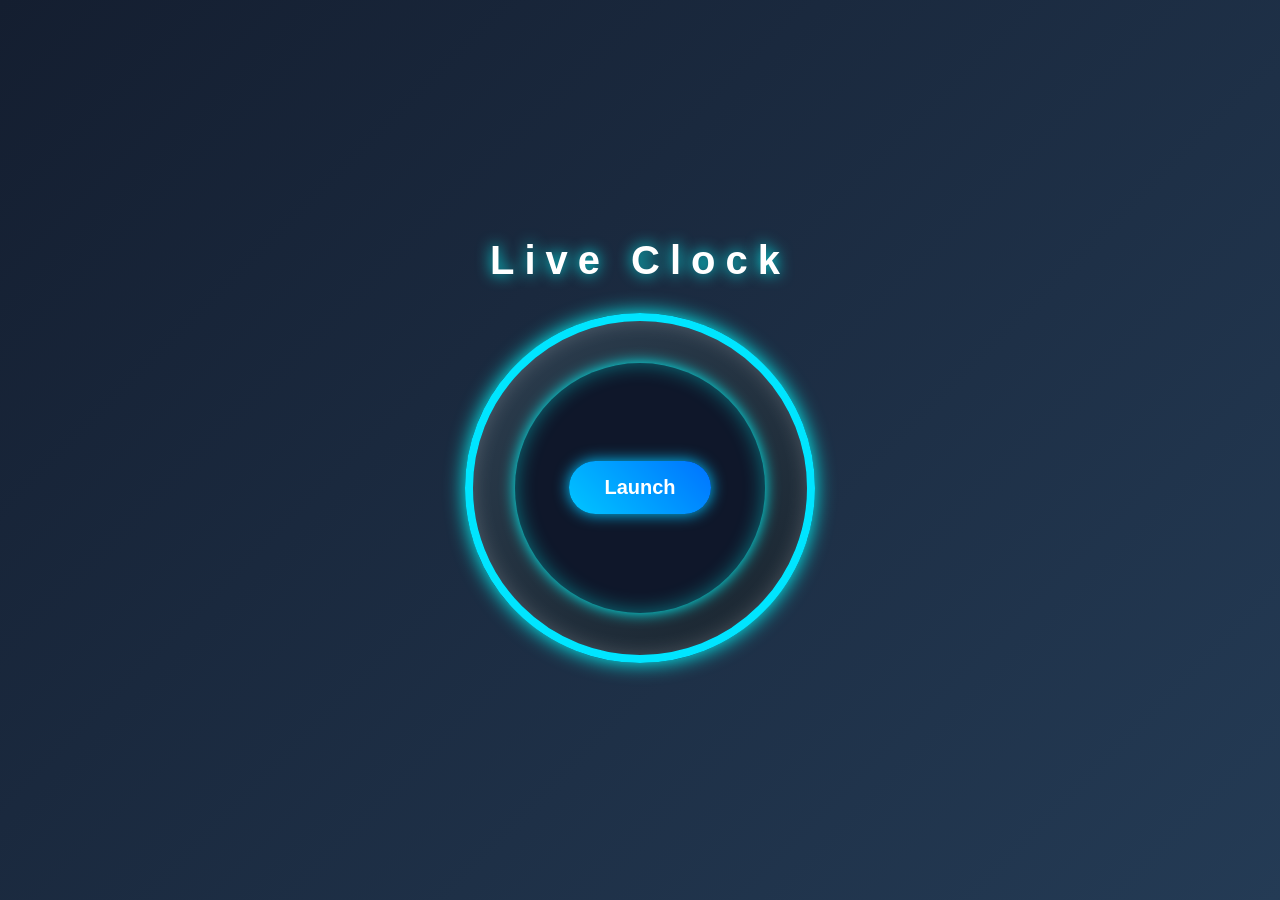
<file: index.html>
<!DOCTYPE html>
<html lang="en">
    <head>
        <!--Character encoding-->
        <meta charset="UTF-8">

        <!--Browser title-->
        <title>Clock</title>

        <!--Style Part-->
        <style>
            /*Reset default spacing*/
            *{
                margin: 0;
                padding: 0;
                box-sizing: border-box;
                font-family: Arial, Helvetica, sans-serif;
            }

            /*Center page content*/
            body{
                height: 100vh;
                display: flex;
                justify-content: center;
                align-items: center;
                flex-direction: column;
                background: linear-gradient(135deg,#141e30,#243b55);
            }

            /*Heading style*/
            h1{
                color: white;
                margin-bottom: 30px;
                font-size: 40px;
                letter-spacing: 10px;
                text-shadow: 0 0 15px cyan;
            }

            /*Outer clock circle*/
            .clock{
                width: 350px;
                height: 350px;
                border-radius: 50%;
                background: linear-gradient(145deg,#2c3e50,#1a252f);
                border: 8px solid #00e5ff;
                display: flex;
                justify-content: center;
                align-items: center;
                box-shadow: 0 0 20px cyan,
                            inset 0 0 20px rgba(255,255,255,0.2);
                position: relative;
            }

            /*Inner clock circle*/
            .clock-box1{
                width: 250px;
                height: 250px;
                border-radius: 50%;
                background: #0f172a;
                display: flex;
                justify-content: center;
                align-items: center;
                box-shadow: 0 0 15px cyan,
                            inset 0 0 20px rgba(0,255,255,0.4);
            }

            /*Clock hover effect*/
            .clock:hover{
                transform: scale(1.03);
            }

            /*Launch button*/
            button{
                padding: 15px 35px;
                font-size: 20px;
                font-weight: bold;
                border: none;
                border-radius: 30px;
                background: linear-gradient(45deg, #00c6ff,#0072ff);
                color: white;
                cursor: pointer;
                transition: 0.3s;
                box-shadow: 0 0 15px #00c6ff;
            }

            /*Button hover effect*/
            button:hover{
                transform: scale(1.08);
                background: linear-gradient(45deg,#00e5ff,#0066ff);
                box-shadow: 0 0 25px cyan;
            }

        </style>
    </head>

    <!--Body Part-->
    <body>
        <!--Clock heading -->
        <h1>Live Clock</h1>

        <!--Clock Container-->
        <div class="clock">
    
            <!--Inner circle-->
            <div class="clock-box1">
                <!--Opens the clock page-->
                <button onclick="openClock()">Launch</button>
            </div>
        
        </div>

        <!--Script Part-->
        <script>
            //Opens clock.html in a new tab
            function openClock(){
                window.open("clock.html","_blank");
            }
        </script>
    </body>
</html>
</file>
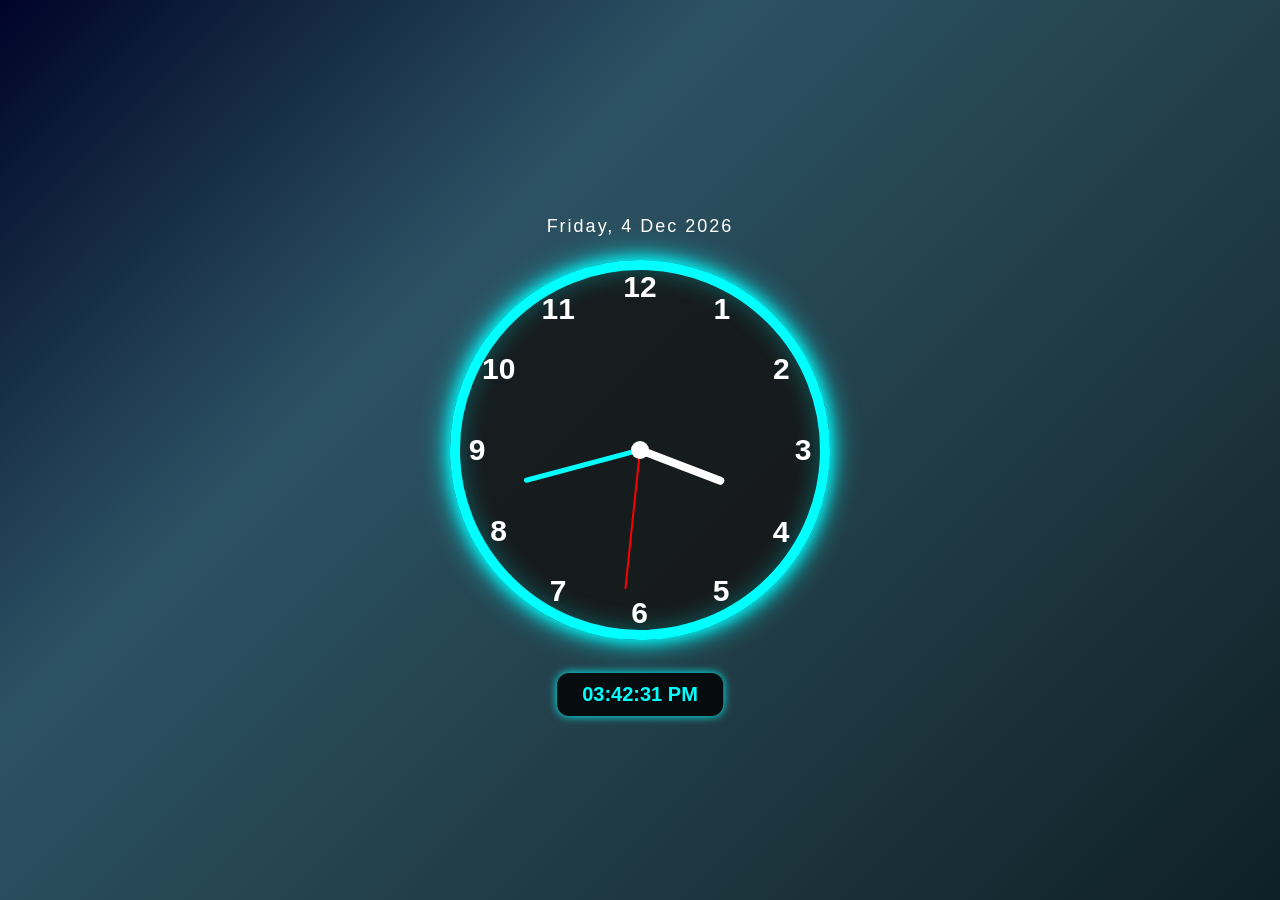
<file: clock.html>
<!DOCTYPE html>
<html lang="en" >
    <head>
        <meta charset="UTF-8">
        <!--Connect css file-->
        <link rel="stylesheet" href="clock.css">
    </head>
    
    <body>
    
        <!--Main clock-->
        <div class="clock">

            <div class="number number12"><span>12</span></div>
            <div class="number number1"><span>1</span></div>
            <div class="number number2"><span>2</span></div>
            <div class="number number3"><span>3</span></div>
            <div class="number number4"><span>4</span></div>
            <div class="number number5"><span>5</span></div>
            <div class="number number6"><span>6</span></div>
            <div class="number number7"><span>7</span></div>
            <div class="number number8"><span>8</span></div>
            <div class="number number9"><span>9</span></div>
            <div class="number number10"><span>10</span></div>
            <div class="number number11"><span>11</span></div>

            <!--Clock hands-->
            <div class="hand hour" id="hour"></div>
            <div class="hand minute" id="minute"></div>
            <div class="hand second" id="second"></div>

            <!--Center point-->
            <div class="center"></div>

            <!--Digital time-->
            <div id="display"></div>
            
            <!--Current date-->
            <div id="date"></div>
        </div>
    
        <!--Script part-->
        <script>
            //updates the clock
            function generatetime()
                {
                    //Get current date and time
                    var date = new Date();

                    //Get hour,minute and second
                    var hour = date.getHours(); 
                    var minute = date.getMinutes(); 
                    var second = date.getSeconds(); 

                    //Analog Clock
                    //Move hour hand
                    document.getElementById("hour").style.transform=
                        `translateX(-50%) rotate(${(hour % 12) * 30 + minute * 0.5}deg)`;
                    
                    //Move minute hand
                    document.getElementById("minute").style.transform=
                        `translateX(-50%) rotate(${minute * 6 + second * 0.1}deg)`;
                
                    //Move second hand
                    document.getElementById("second").style.transform=
                        `translateX(-50%) rotate(${second * 6}deg)`;

                    //Days and months
                    const days=["Sunday","Monday","Tuesday","Wednesday","Thursday","Friday","Saturday"];
                    const months=["Jan","Feb","Mar","Apr","May","Jun","Jul","Aug","Sep","Oct","Nov","Dec"];

                    //Display current date
                    document.getElementById("date").innerHTML=
                        `${days[date.getDay()]}, ${date.getDate()} ${months[date.getMonth()]} ${date.getFullYear()}`;
                    
                    //Set AM or PM
                    var day = "AM";
                    
                    if(hour >= 12)
                    {
                        hour = hour-12;
                        day = "PM"
                    }
                    
                    //Convert 0 hour to 12
                    if(hour == 0)
                    {
                        hour = 12;
                    }
                    
                    //Add zero before single digits
                    hour = (hour < 10) ? "0" + hour : hour;
                    minute = (minute < 10) ? "0" + minute : minute;
                    second = (second < 10) ? "0" + second : second;
                    
                    //Create digital time
                    var time = hour + ":" + minute + ":" + second + " " + day;
                    document.getElementById("display").innerHTML = time;
                }    

            //Run clock immediately
            generatetime();

            //Update clock every second
            setInterval(generatetime, 1000);

        </script>
    </body>
</html>
</file>
<file: clock.css>
/*Reset default spacing*/
*{
    margin: 0;
    padding: 0;
    box-sizing: border-box;
    font-family: Arial, Helvetica, sans-serif;
}

/*Page background*/
body{
    height: 100vh;
    display: flex;
    justify-content: center;
    align-items: center;
    background: 400% 400%;
    background: linear-gradient(-45deg,#0f2027,#203a43,#2c5364,#000428);
    overflow: hidden;
}

/*Main clcok*/
.clock{
    position: relative;
    width: 380px;
    height: 380px;
    border: 10px solid cyan;
    border-radius: 50%;
    background: rgba(20,20,20,0.85);
    backdrop-filter: blur(10px);
    box-shadow: 0 0 15px cyan,
                0 0 30px cyan,
                inset 0 0 25px rgba(0,255,255,0.3);
}

/*Clock number*/
.number{
    position: absolute;
    width: 100%;
    height: 100%;
    text-align: center;
    color: white;
    font-size: 30px;
    font-weight: bold;
}

/*Rotate numbers and clock*/
.number1{transform: rotate(30deg);}
.number2{transform: rotate(60deg);}
.number3{transform: rotate(90deg);}
.number4{transform: rotate(120deg);}
.number5{transform: rotate(150deg);}
.number6{transform: rotate(180deg);}
.number7{transform: rotate(210deg);}
.number8{transform: rotate(240deg);}
.number9{transform: rotate(270deg);}
.number10{transform: rotate(300deg);}
.number11{transform: rotate(330deg);}
.number12{transform: rotate(360deg);}

/*Keep numbers straight*/
.number span{
    display: inline-block;
    transform: rotate(calc(-1 * var(--rotate)));
}

/*Reverse number rotation*/
.number1 span{--rotate: 30deg;}
.number2 span{--rotate: 60deg;}
.number3 span{--rotate: 90deg;}
.number4 span{--rotate: 120deg;}
.number5 span{--rotate: 150deg;}
.number6 span{--rotate: 180deg;}
.number7 span{--rotate: 210deg;}
.number8 span{--rotate: 240deg;}
.number9 span{--rotate: 270deg;}
.number10 span{--rotate: 300deg;}
.number11 span{--rotate: 330deg;}
.number12 span{--rotate: 360deg;}

/*Common hand settings*/
.hand{
    position: absolute;
    bottom: 50%;
    left: 50%;
    transform-origin: bottom;
    transform: translateX(-50%) rotate(0deg);
    border-radius: 20px;
}

/*Hour hand*/
.hour{
    width: 8px;
    height: 90px;
    background: white;
}

/*Minute hand*/
.minute{
    width: 5px;
    height: 120px;
    background: cyan;
}

/*Second hand*/
.second{
    width: 2px;
    height: 140px;
    background: red;
}

/*Center dot*/
.center{
    position: absolute;
    width: 18px;
    height: 18px;
    background: white;
    border-radius: 50%;
    top: 50%;
    left: 50%;
    transform: translate(-50%,-50%);
}

/*Digital time*/
#display{
    position: absolute;
    top: 112%;
    left: 50%;
    transform: translateX(-50%);
    color: #00ffff;
    font-size: 20px;
    font-weight: bold;
    background: rgba(0,0,0,0.8);
    padding: 10px 25px;
    border-radius: 12px;
    box-shadow: 0 0 10px cyan;
}

/*Date display*/
#date{
    position: absolute;
    top: -15%;
    left: 50%;
    transform: translateX(-50%);
    color: white;
    font-size: 18px;
    letter-spacing: 2px;
    white-space: nowrap;
}
</file>
